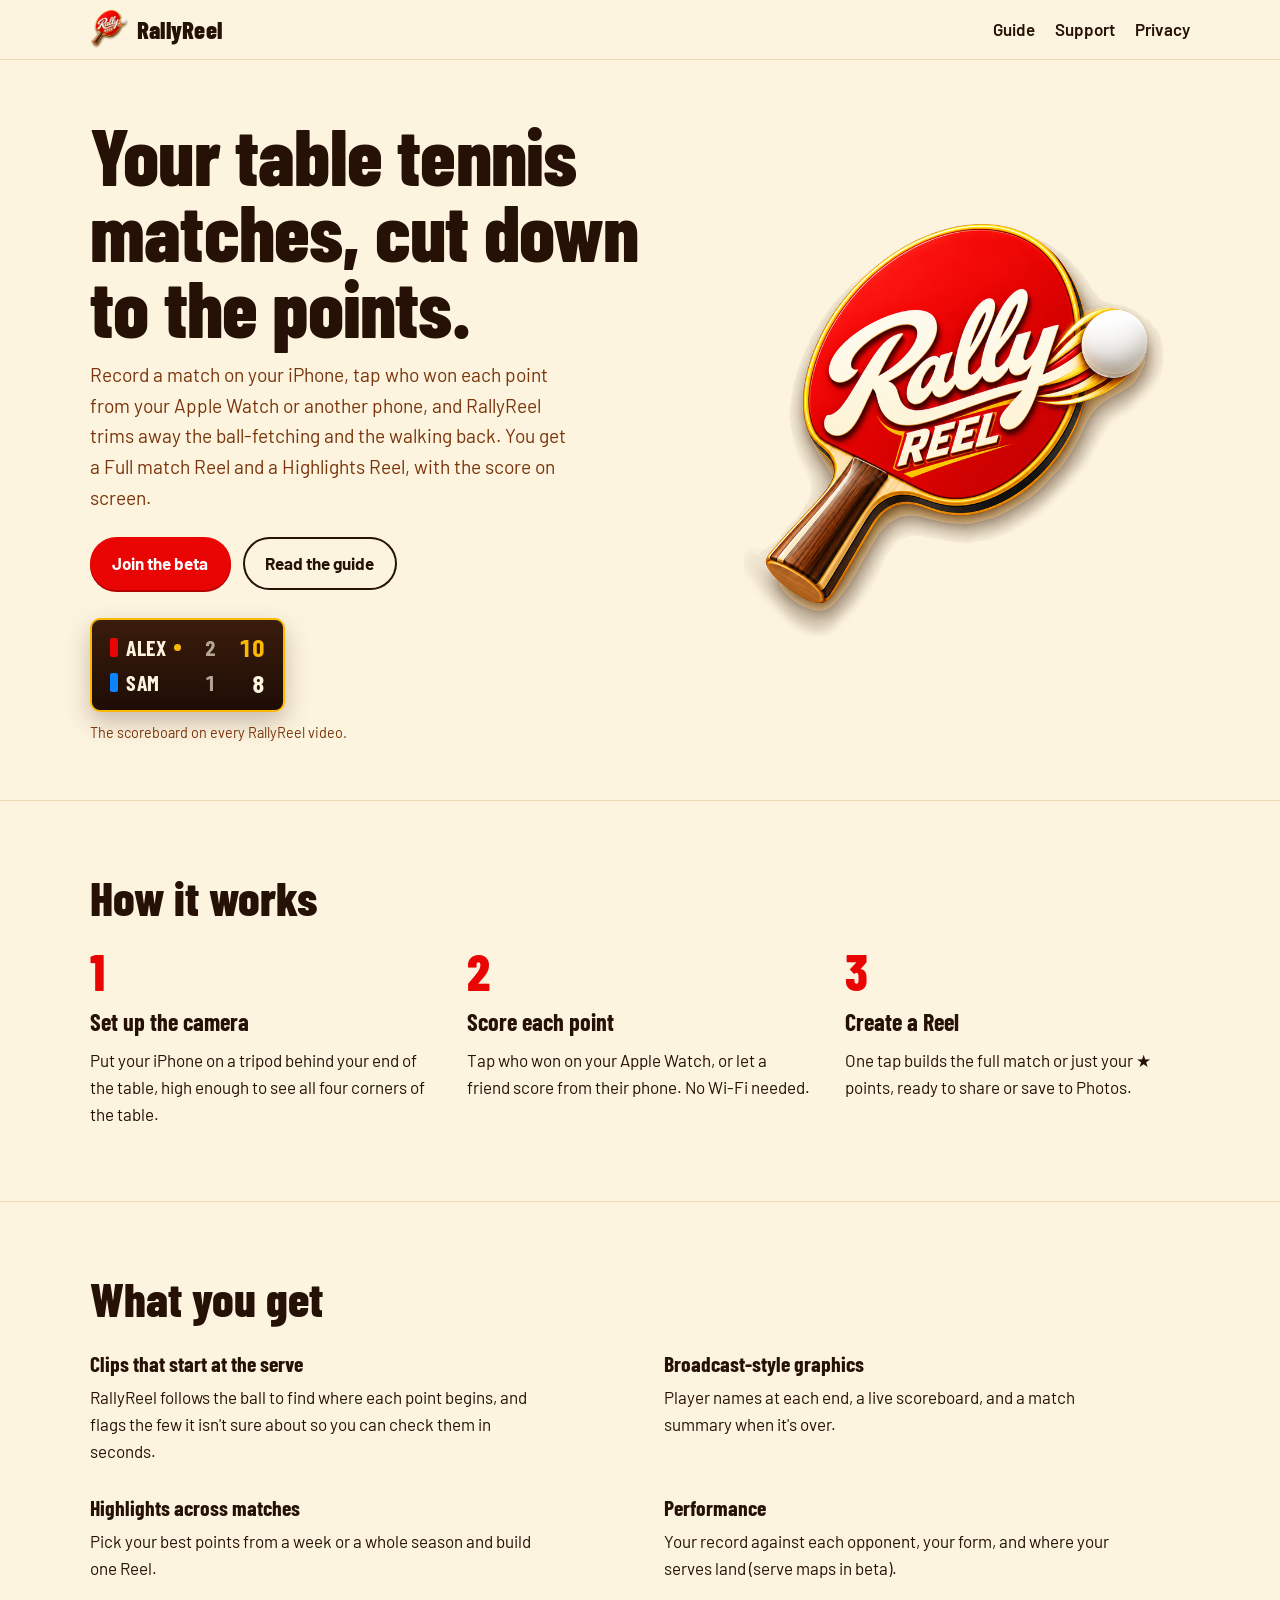
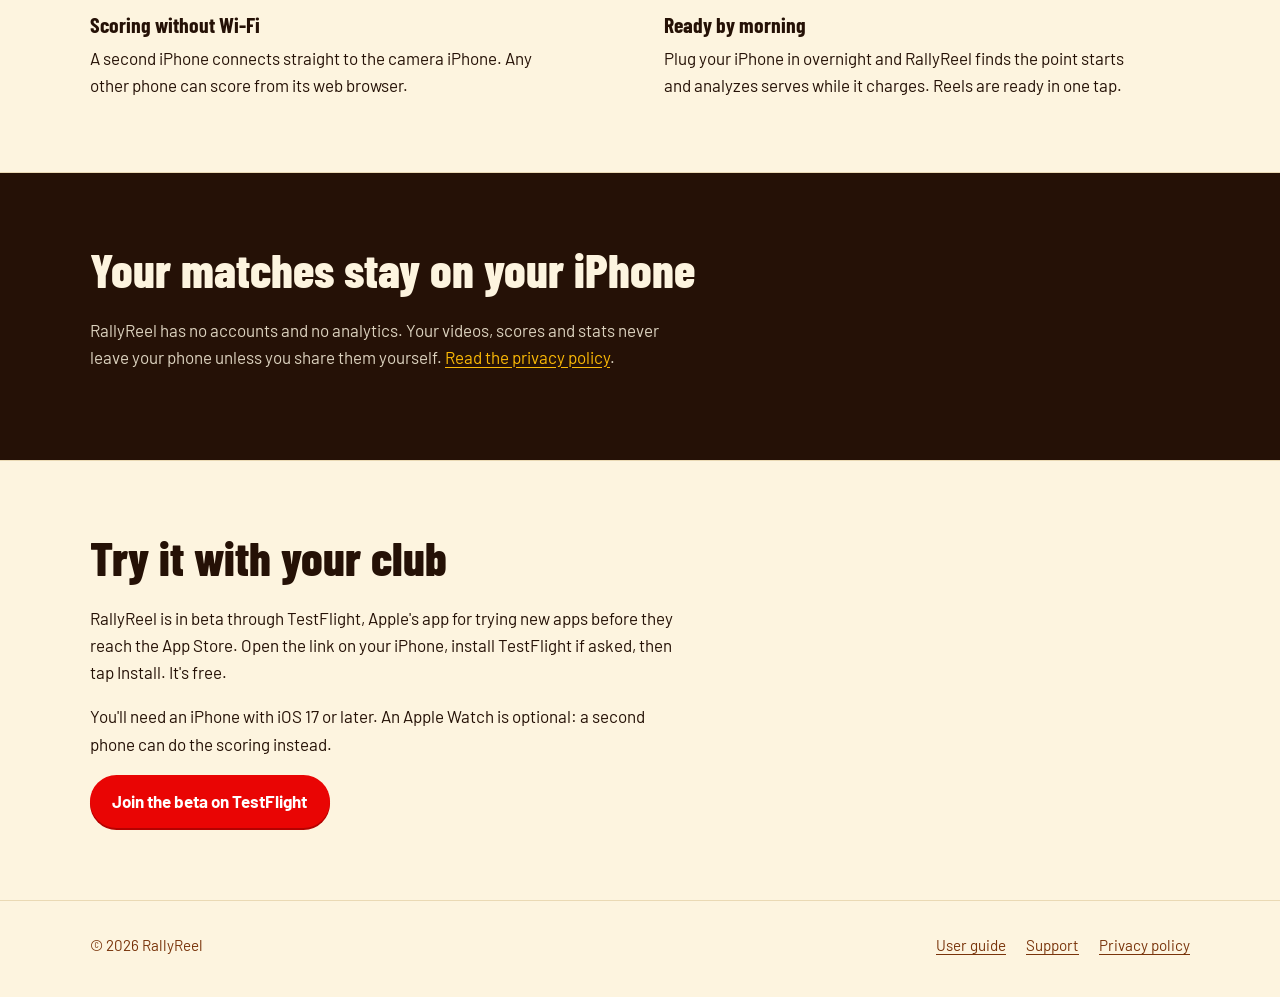
<file: index.html>
<!doctype html>
<html lang="en">
<head>
<meta charset="utf-8">
<meta name="viewport" content="width=device-width, initial-scale=1, viewport-fit=cover">
<title>RallyReel: table tennis matches, cut down to the points</title>
<meta name="description" content="Record table tennis matches on your iPhone, score from your Apple Watch or another phone, and get full match and Highlights Reels with the score on screen.">
<meta property="og:title" content="RallyReel">
<meta property="og:description" content="Table tennis matches, cut down to the points.">
<meta property="og:image" content="https://rallyreel.net/assets/og-image.png">
<meta property="og:url" content="https://rallyreel.net/">
<meta name="twitter:card" content="summary_large_image">
<link rel="icon" href="/assets/favicon-32.png" sizes="32x32">
<link rel="apple-touch-icon" href="/assets/apple-touch-icon.png">
<link rel="preconnect" href="https://fonts.googleapis.com">
<link rel="preconnect" href="https://fonts.gstatic.com" crossorigin>
<link href="https://fonts.googleapis.com/css2?family=Barlow+Condensed:wght@700;800&family=Barlow:wght@400;600;700&display=swap" rel="stylesheet">
<link rel="stylesheet" href="/assets/style.css">
</head>
<body>
<header class="site-header">
  <div class="wrap">
    <a class="brand" href="/"><img src="/assets/rallyreel-logo.png" alt=""><span>RallyReel</span></a>
    <nav class="site-nav" aria-label="Main">
      <a href="/guide/">Guide</a>
      <a href="/support/">Support</a>
      <a class="hide-small" href="/privacy/">Privacy</a>
    </nav>
  </div>
</header>

<main>
  <section class="hero">
    <div class="wrap">
      <div>
        <h1>Your table tennis matches, cut down to the points.</h1>
        <p class="lead">Record a match on your iPhone, tap who won each point from your Apple Watch or another phone, and RallyReel trims away the ball-fetching and the walking back. You get a Full match Reel and a Highlights Reel, with the score on screen.</p>
        <div class="actions">
          <!-- Replace with your TestFlight public link once Beta App Review approves the first build -->
          <a class="button" href="https://testflight.apple.com/join/REPLACE-ME">Join the beta</a>
          <a class="button quiet" href="/guide/">Read the guide</a>
        </div>
        <div class="scoreboard" role="img" aria-label="Example scoreboard: Alex 2 games, 10 points; Sam 1 game, 8 points">
          <span class="player"><span class="chip" style="background:#E90504"></span>Alex<span class="serve on" id="serve-a"></span></span>
          <span class="games">2</span>
          <span class="points" id="pts-a">9</span>
          <span class="player"><span class="chip" style="background:#0A84FF"></span>Sam<span class="serve" id="serve-b"></span></span>
          <span class="games">1</span>
          <span class="points">8</span>
        </div>
        <span class="scoreboard-caption">The scoreboard on every RallyReel video.</span>
      </div>
      <img class="logo" src="/assets/rallyreel-logo.png" alt="RallyReel logo: a red table tennis paddle and a ball">
    </div>
  </section>

  <section class="block" id="how">
    <div class="wrap">
      <h2>How it works</h2>
      <ol class="steps">
        <li>
          <h3>Set up the camera</h3>
          <p>Put your iPhone on a tripod behind your end of the table, high enough to see all four corners of the table.</p>
        </li>
        <li>
          <h3>Score each point</h3>
          <p>Tap who won on your Apple Watch, or let a friend score from their phone. No Wi-Fi needed.</p>
        </li>
        <li>
          <h3>Create a Reel</h3>
          <p>One tap builds the full match or just your ★ points, ready to share or save to Photos.</p>
        </li>
      </ol>
    </div>
  </section>

  <section class="block" id="features">
    <div class="wrap">
      <h2>What you get</h2>
      <div class="features">
        <div><h3>Clips that start at the serve</h3><p>RallyReel follows the ball to find where each point begins, and flags the few it isn't sure about so you can check them in seconds.</p></div>
        <div><h3>Broadcast-style graphics</h3><p>Player names at each end, a live scoreboard, and a match summary when it's over.</p></div>
        <div><h3>Highlights across matches</h3><p>Pick your best points from a week or a whole season and build one Reel.</p></div>
        <div><h3>Performance</h3><p>Your record against each opponent, your form, and where your serves land (serve maps in beta).</p></div>
        <div><h3>Scoring without Wi-Fi</h3><p>A second iPhone connects straight to the camera iPhone. Any other phone can score from its web browser.</p></div>
        <div><h3>Ready by morning</h3><p>Plug your iPhone in overnight and RallyReel finds the point starts and analyzes serves while it charges. Reels are ready in one tap.</p></div>
      </div>
    </div>
  </section>

  <section class="block band" id="privacy">
    <div class="wrap">
      <h2>Your matches stay on your iPhone</h2>
      <p>RallyReel has no accounts and no analytics. Your videos, scores and stats never leave your phone unless you share them yourself. <a href="/privacy/">Read the privacy policy</a>.</p>
    </div>
  </section>

  <section class="block" id="beta">
    <div class="wrap">
      <h2>Try it with your club</h2>
      <p style="max-width:60ch">RallyReel is in beta through TestFlight, Apple's app for trying new apps before they reach the App Store. Open the link on your iPhone, install TestFlight if asked, then tap Install. It's free.</p>
      <p style="max-width:60ch">You'll need an iPhone with iOS 17 or later. An Apple Watch is optional: a second phone can do the scoring instead.</p>
      <a class="button" href="https://testflight.apple.com/join/REPLACE-ME">Join the beta on TestFlight</a>
    </div>
  </section>
</main>

<footer class="site-footer">
  <div class="wrap">
    <span>© 2026 RallyReel</span>
    <nav aria-label="Footer">
      <a href="/guide/">User guide</a>
      <a href="/support/">Support</a>
      <a href="/privacy/">Privacy policy</a>
    </nav>
  </div>
</footer>

<script>
  // One moment: Alex wins the point, like the scoreboard on a reel. Skipped when reduced motion is on.
  (function () {
    var pts = document.getElementById("pts-a");
    if (!pts || window.matchMedia("(prefers-reduced-motion: reduce)").matches) {
      if (pts) { pts.textContent = "10"; pts.classList.add("won"); }
      return;
    }
    setTimeout(function () {
      pts.textContent = "10";
      pts.classList.add("won");
      setTimeout(function () { pts.classList.remove("won"); }, 1500);
    }, 1400);
  })();
</script>
</body>
</html>
</file>
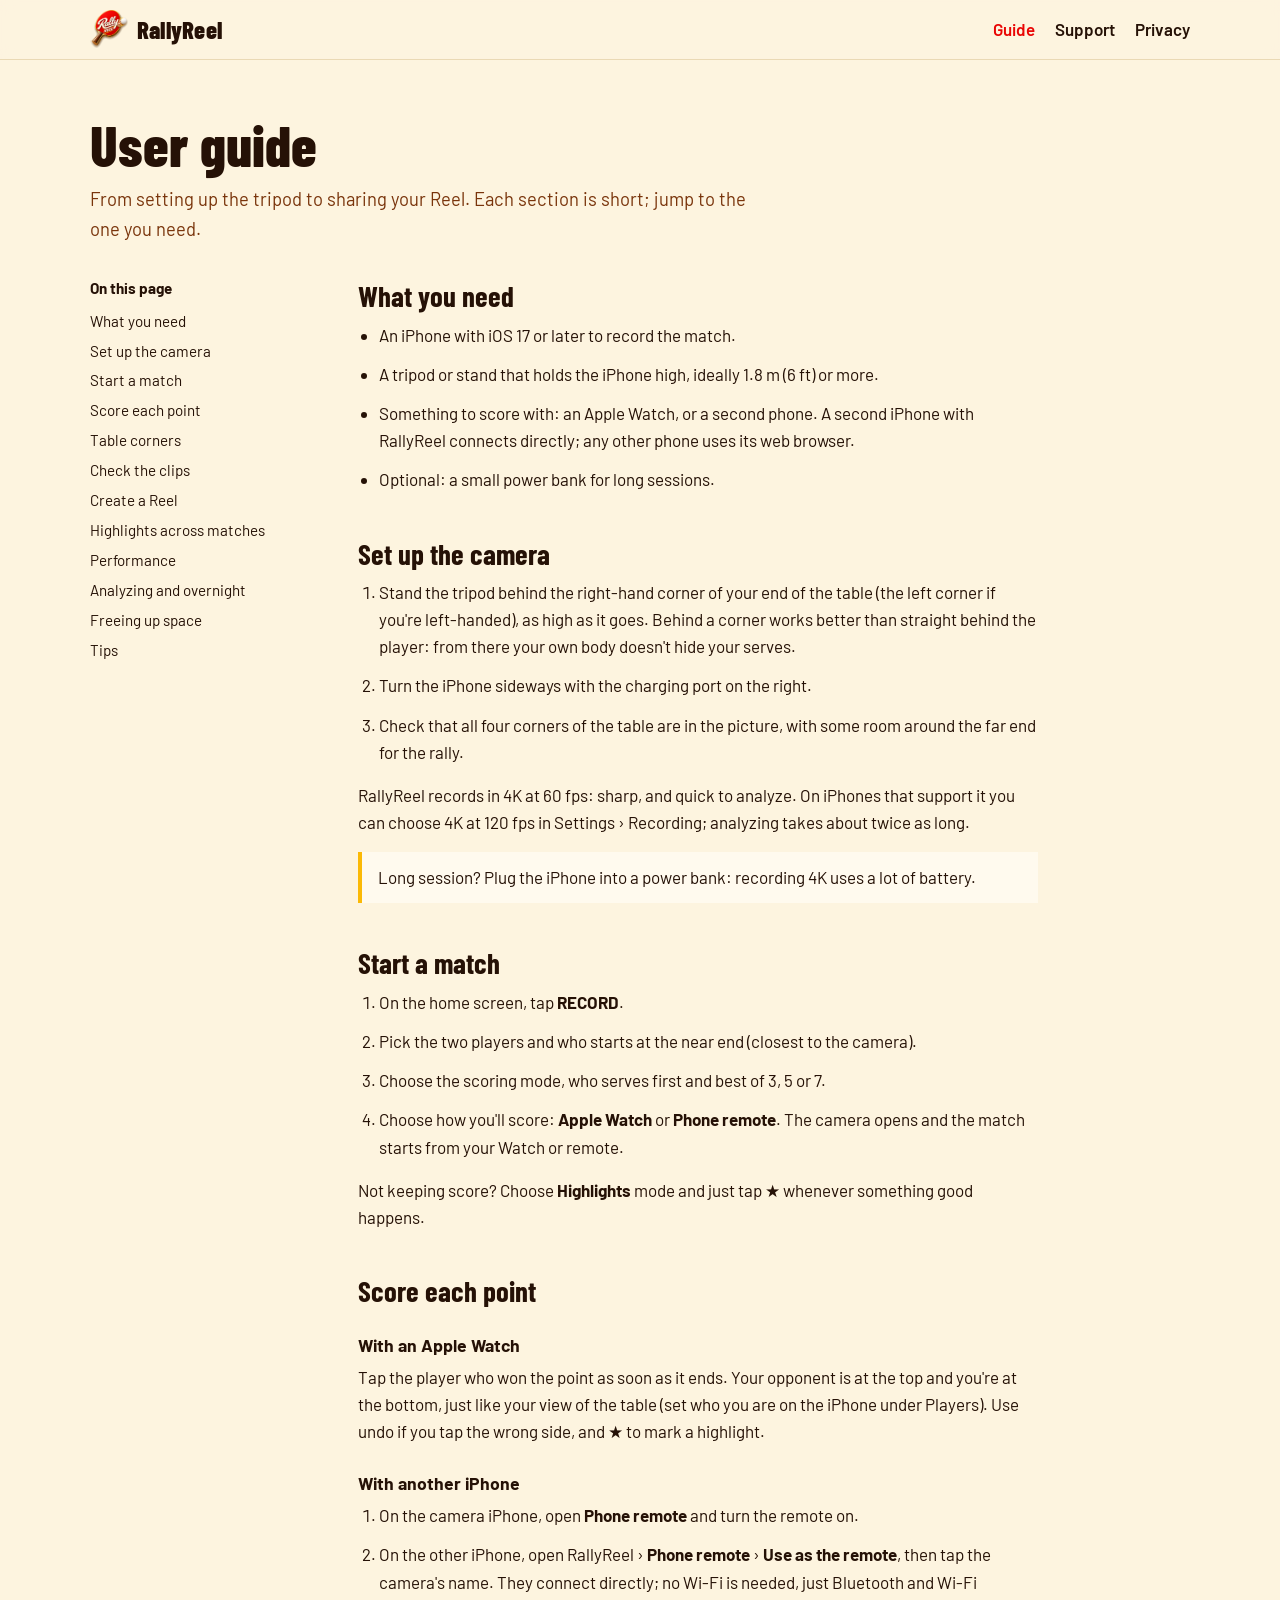
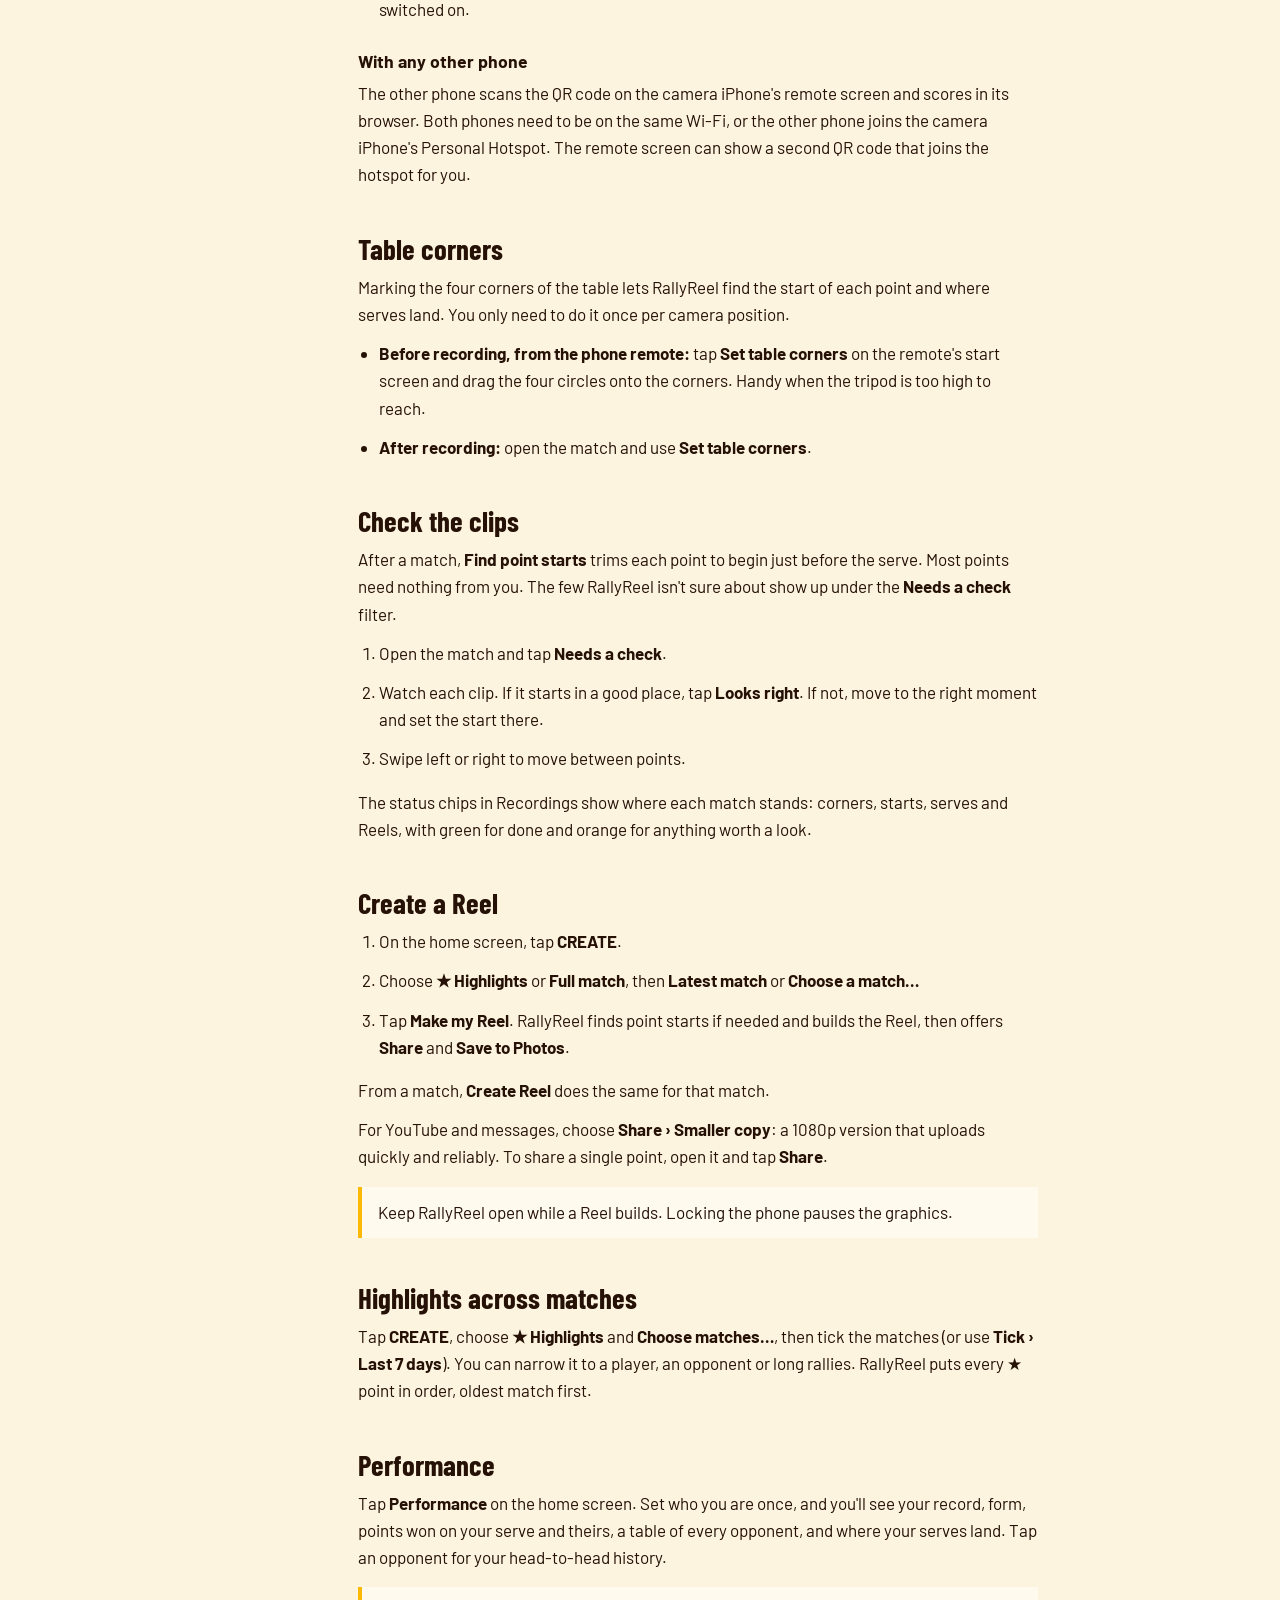
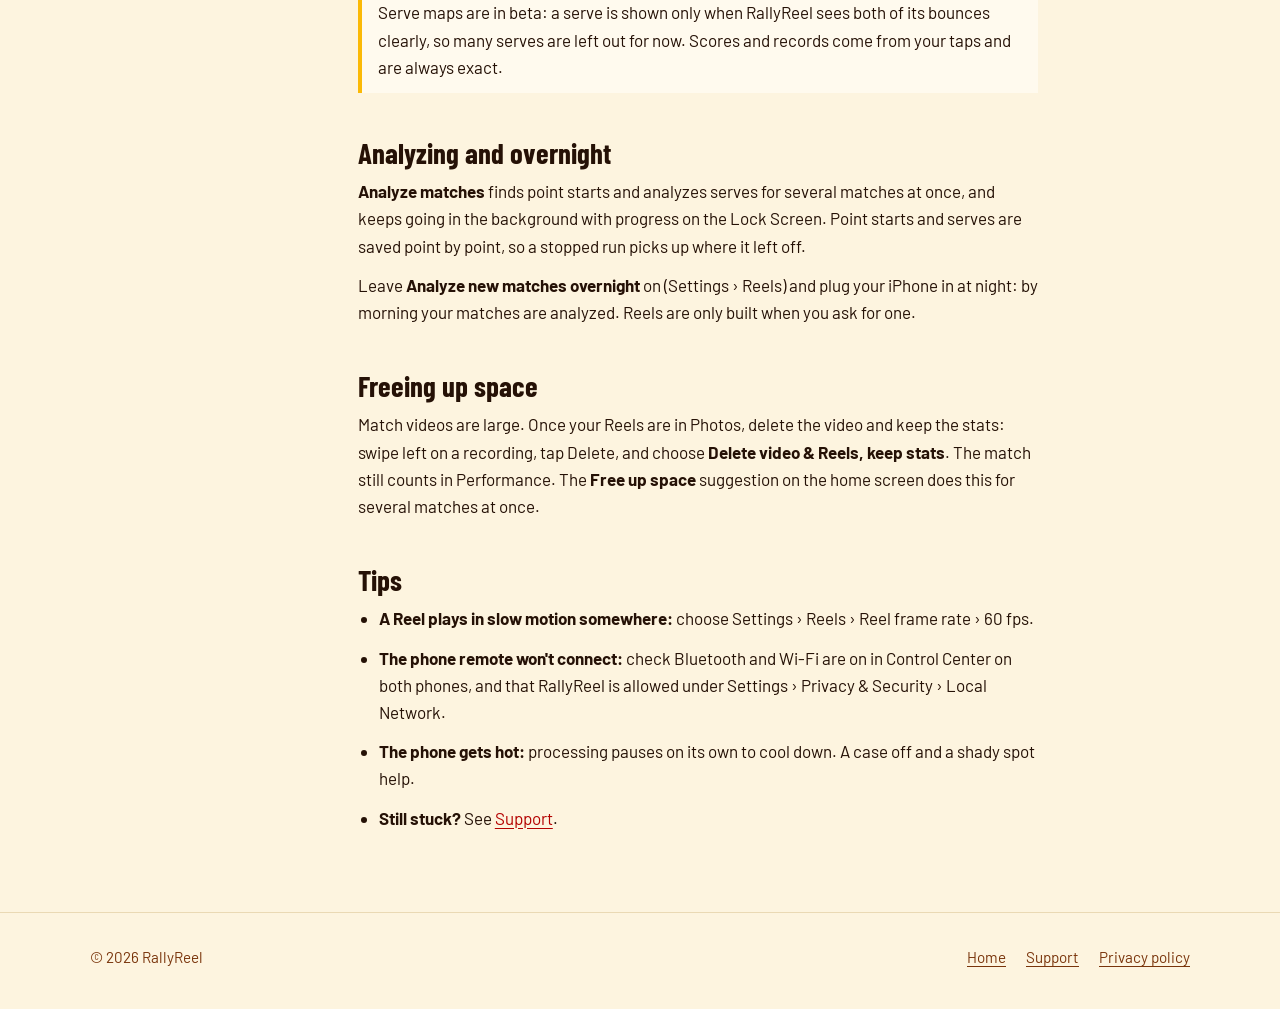
<file: guide/index.html>
<!doctype html>
<html lang="en">
<head>
<meta charset="utf-8">
<meta name="viewport" content="width=device-width, initial-scale=1, viewport-fit=cover">
<title>User guide | RallyReel</title>
<meta name="description" content="How to set up, record, score and make Reels with RallyReel.">
<link rel="icon" href="/assets/favicon-32.png" sizes="32x32">
<link rel="apple-touch-icon" href="/assets/apple-touch-icon.png">
<link rel="preconnect" href="https://fonts.googleapis.com">
<link rel="preconnect" href="https://fonts.gstatic.com" crossorigin>
<link href="https://fonts.googleapis.com/css2?family=Barlow+Condensed:wght@700;800&family=Barlow:wght@400;600;700&display=swap" rel="stylesheet">
<link rel="stylesheet" href="/assets/style.css">
</head>
<body>
<header class="site-header">
  <div class="wrap">
    <a class="brand" href="/"><img src="/assets/rallyreel-logo.png" alt=""><span>RallyReel</span></a>
    <nav class="site-nav" aria-label="Main">
      <a href="/guide/" aria-current="page">Guide</a>
      <a href="/support/">Support</a>
      <a class="hide-small" href="/privacy/">Privacy</a>
    </nav>
  </div>
</header>

<main class="page">
  <div class="wrap">
    <h1>User guide</h1>
    <p class="intro">From setting up the tripod to sharing your Reel. Each section is short; jump to the one you need.</p>
    <div class="layout">
      <nav class="toc" aria-label="On this page">
        <p>On this page</p>
        <ol>
          <li><a href="#need">What you need</a></li>
          <li><a href="#camera">Set up the camera</a></li>
          <li><a href="#start">Start a match</a></li>
          <li><a href="#score">Score each point</a></li>
          <li><a href="#corners">Table corners</a></li>
          <li><a href="#check">Check the clips</a></li>
          <li><a href="#reel">Create a Reel</a></li>
          <li><a href="#season">Highlights across matches</a></li>
          <li><a href="#stats">Performance</a></li>
          <li><a href="#process">Analyzing and overnight</a></li>
          <li><a href="#space">Freeing up space</a></li>
          <li><a href="#tips">Tips</a></li>
        </ol>
      </nav>

      <div class="prose">
        <h2 id="need">What you need</h2>
        <ul>
          <li>An iPhone with iOS 17 or later to record the match.</li>
          <li>A tripod or stand that holds the iPhone high, ideally 1.8 m (6 ft) or more.</li>
          <li>Something to score with: an Apple Watch, or a second phone. A second iPhone with RallyReel connects directly; any other phone uses its web browser.</li>
          <li>Optional: a small power bank for long sessions.</li>
        </ul>

        <h2 id="camera">Set up the camera</h2>
        <ol>
          <li>Stand the tripod behind the right-hand corner of your end of the table (the left corner if you're left-handed), as high as it goes. Behind a corner works better than straight behind the player: from there your own body doesn't hide your serves.</li>
          <li>Turn the iPhone sideways with the charging port on the right.</li>
          <li>Check that all four corners of the table are in the picture, with some room around the far end for the rally.</li>
        </ol>
        <p>RallyReel records in 4K at 60 fps: sharp, and quick to analyze. On iPhones that support it you can choose 4K at 120 fps in Settings › Recording; analyzing takes about twice as long.</p>
        <p class="note">Long session? Plug the iPhone into a power bank: recording 4K uses a lot of battery.</p>

        <h2 id="start">Start a match</h2>
        <ol>
          <li>On the home screen, tap <strong>RECORD</strong>.</li>
          <li>Pick the two players and who starts at the near end (closest to the camera).</li>
          <li>Choose the scoring mode, who serves first and best of 3, 5 or 7.</li>
          <li>Choose how you'll score: <strong>Apple Watch</strong> or <strong>Phone remote</strong>. The camera opens and the match starts from your Watch or remote.</li>
        </ol>
        <p>Not keeping score? Choose <strong>Highlights</strong> mode and just tap ★ whenever something good happens.</p>

        <h2 id="score">Score each point</h2>
        <h3>With an Apple Watch</h3>
        <p>Tap the player who won the point as soon as it ends. Your opponent is at the top and you're at the bottom, just like your view of the table (set who you are on the iPhone under Players). Use undo if you tap the wrong side, and ★ to mark a highlight.</p>
        <h3>With another iPhone</h3>
        <ol>
          <li>On the camera iPhone, open <strong>Phone remote</strong> and turn the remote on.</li>
          <li>On the other iPhone, open RallyReel › <strong>Phone remote</strong> › <strong>Use as the remote</strong>, then tap the camera's name. They connect directly; no Wi-Fi is needed, just Bluetooth and Wi-Fi switched on.</li>
        </ol>
        <h3>With any other phone</h3>
        <p>The other phone scans the QR code on the camera iPhone's remote screen and scores in its browser. Both phones need to be on the same Wi-Fi, or the other phone joins the camera iPhone's Personal Hotspot. The remote screen can show a second QR code that joins the hotspot for you.</p>

        <h2 id="corners">Table corners</h2>
        <p>Marking the four corners of the table lets RallyReel find the start of each point and where serves land. You only need to do it once per camera position.</p>
        <ul>
          <li><strong>Before recording, from the phone remote:</strong> tap <strong>Set table corners</strong> on the remote's start screen and drag the four circles onto the corners. Handy when the tripod is too high to reach.</li>
          <li><strong>After recording:</strong> open the match and use <strong>Set table corners</strong>.</li>
        </ul>

        <h2 id="check">Check the clips</h2>
        <p>After a match, <strong>Find point starts</strong> trims each point to begin just before the serve. Most points need nothing from you. The few RallyReel isn't sure about show up under the <strong>Needs a check</strong> filter.</p>
        <ol>
          <li>Open the match and tap <strong>Needs a check</strong>.</li>
          <li>Watch each clip. If it starts in a good place, tap <strong>Looks right</strong>. If not, move to the right moment and set the start there.</li>
          <li>Swipe left or right to move between points.</li>
        </ol>
        <p>The status chips in Recordings show where each match stands: corners, starts, serves and Reels, with green for done and orange for anything worth a look.</p>

        <h2 id="reel">Create a Reel</h2>
        <ol>
          <li>On the home screen, tap <strong>CREATE</strong>.</li>
          <li>Choose <strong>★ Highlights</strong> or <strong>Full match</strong>, then <strong>Latest match</strong> or <strong>Choose a match…</strong></li>
          <li>Tap <strong>Make my Reel</strong>. RallyReel finds point starts if needed and builds the Reel, then offers <strong>Share</strong> and <strong>Save to Photos</strong>.</li>
        </ol>
        <p>From a match, <strong>Create Reel</strong> does the same for that match.</p>
        <p>For YouTube and messages, choose <strong>Share › Smaller copy</strong>: a 1080p version that uploads quickly and reliably. To share a single point, open it and tap <strong>Share</strong>.</p>
        <p class="note">Keep RallyReel open while a Reel builds. Locking the phone pauses the graphics.</p>

        <h2 id="season">Highlights across matches</h2>
        <p>Tap <strong>CREATE</strong>, choose <strong>★ Highlights</strong> and <strong>Choose matches…</strong>, then tick the matches (or use <strong>Tick › Last 7 days</strong>). You can narrow it to a player, an opponent or long rallies. RallyReel puts every ★ point in order, oldest match first.</p>

        <h2 id="stats">Performance</h2>
        <p>Tap <strong>Performance</strong> on the home screen. Set who you are once, and you'll see your record, form, points won on your serve and theirs, a table of every opponent, and where your serves land. Tap an opponent for your head-to-head history.</p>
        <p class="note">Serve maps are in beta: a serve is shown only when RallyReel sees both of its bounces clearly, so many serves are left out for now. Scores and records come from your taps and are always exact.</p>

        <h2 id="process">Analyzing and overnight</h2>
        <p><strong>Analyze matches</strong> finds point starts and analyzes serves for several matches at once, and keeps going in the background with progress on the Lock Screen. Point starts and serves are saved point by point, so a stopped run picks up where it left off.</p>
        <p>Leave <strong>Analyze new matches overnight</strong> on (Settings › Reels) and plug your iPhone in at night: by morning your matches are analyzed. Reels are only built when you ask for one.</p>

        <h2 id="space">Freeing up space</h2>
        <p>Match videos are large. Once your Reels are in Photos, delete the video and keep the stats: swipe left on a recording, tap Delete, and choose <strong>Delete video &amp; Reels, keep stats</strong>. The match still counts in Performance. The <strong>Free up space</strong> suggestion on the home screen does this for several matches at once.</p>

        <h2 id="tips">Tips</h2>
        <ul>
          <li><strong>A Reel plays in slow motion somewhere:</strong> choose Settings › Reels › Reel frame rate › 60 fps.</li>
          <li><strong>The phone remote won't connect:</strong> check Bluetooth and Wi-Fi are on in Control Center on both phones, and that RallyReel is allowed under Settings › Privacy &amp; Security › Local Network.</li>
          <li><strong>The phone gets hot:</strong> processing pauses on its own to cool down. A case off and a shady spot help.</li>
          <li><strong>Still stuck?</strong> See <a href="/support/">Support</a>.</li>
        </ul>
      </div>
    </div>
  </div>
</main>

<footer class="site-footer">
  <div class="wrap">
    <span>© 2026 RallyReel</span>
    <nav aria-label="Footer">
      <a href="/">Home</a>
      <a href="/support/">Support</a>
      <a href="/privacy/">Privacy policy</a>
    </nav>
  </div>
</footer>
</body>
</html>
</file>
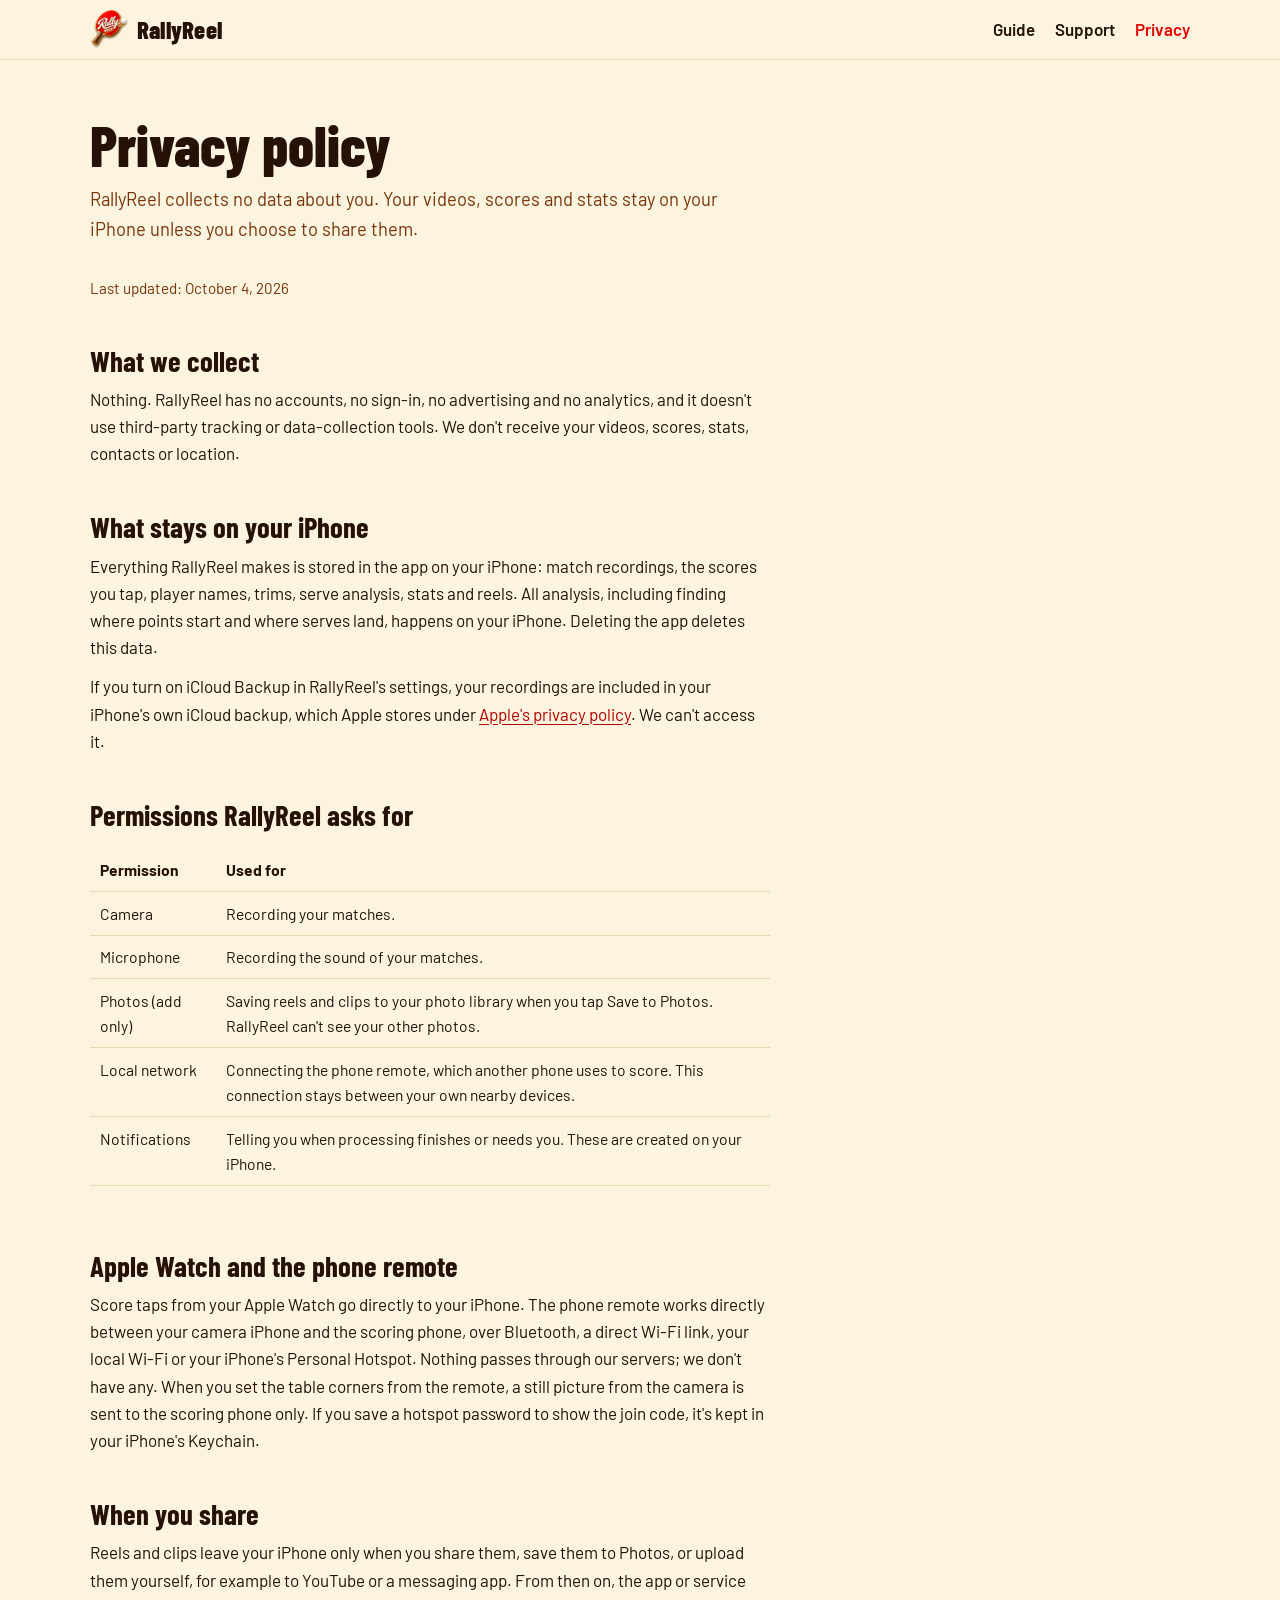
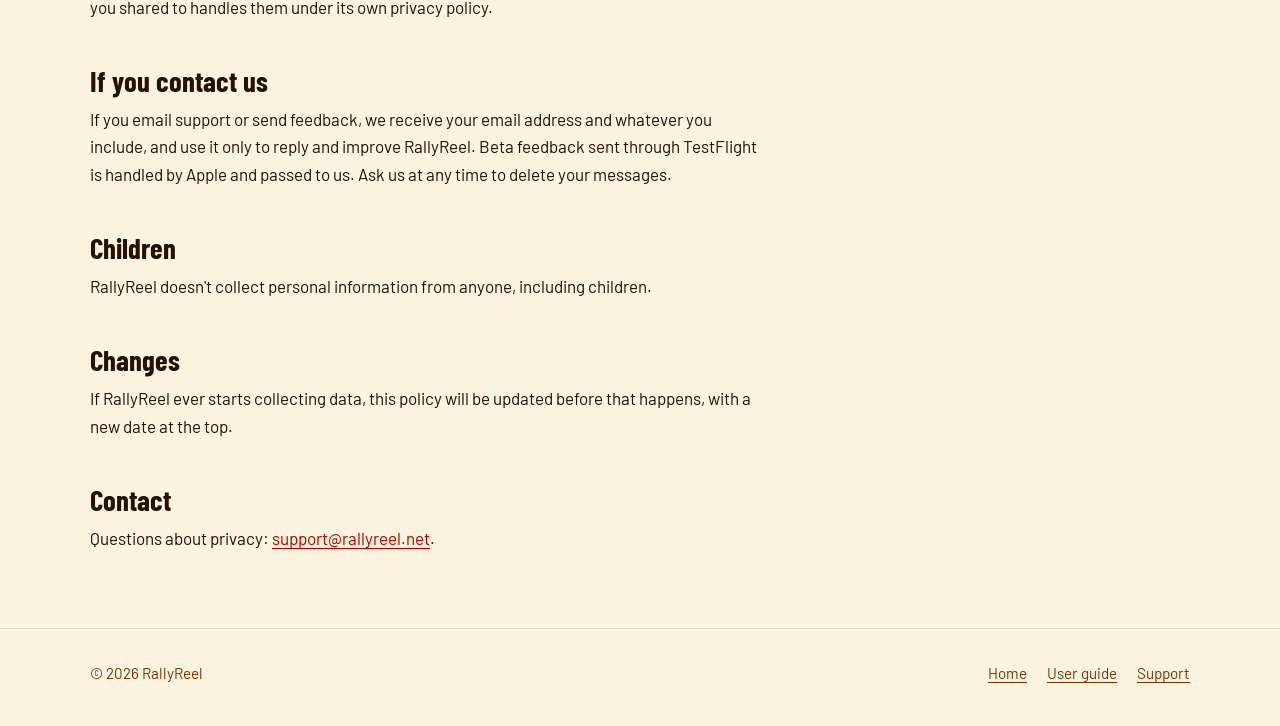
<file: privacy/index.html>
<!doctype html>
<html lang="en">
<head>
<meta charset="utf-8">
<meta name="viewport" content="width=device-width, initial-scale=1, viewport-fit=cover">
<title>Privacy policy | RallyReel</title>
<meta name="description" content="RallyReel collects no data. Your matches stay on your iPhone.">
<link rel="icon" href="/assets/favicon-32.png" sizes="32x32">
<link rel="apple-touch-icon" href="/assets/apple-touch-icon.png">
<link rel="preconnect" href="https://fonts.googleapis.com">
<link rel="preconnect" href="https://fonts.gstatic.com" crossorigin>
<link href="https://fonts.googleapis.com/css2?family=Barlow+Condensed:wght@700;800&family=Barlow:wght@400;600;700&display=swap" rel="stylesheet">
<link rel="stylesheet" href="/assets/style.css">
</head>
<body>
<header class="site-header">
  <div class="wrap">
    <a class="brand" href="/"><img src="/assets/rallyreel-logo.png" alt=""><span>RallyReel</span></a>
    <nav class="site-nav" aria-label="Main">
      <a href="/guide/">Guide</a>
      <a href="/support/">Support</a>
      <a class="hide-small" href="/privacy/" aria-current="page">Privacy</a>
    </nav>
  </div>
</header>

<main class="page">
  <div class="wrap">
    <h1>Privacy policy</h1>
    <p class="intro">RallyReel collects no data about you. Your videos, scores and stats stay on your iPhone unless you choose to share them.</p>
    <div class="prose">
      <p class="updated">Last updated: October 4, 2026</p>

      <h2>What we collect</h2>
      <p>Nothing. RallyReel has no accounts, no sign-in, no advertising and no analytics, and it doesn't use third-party tracking or data-collection tools. We don't receive your videos, scores, stats, contacts or location.</p>

      <h2>What stays on your iPhone</h2>
      <p>Everything RallyReel makes is stored in the app on your iPhone: match recordings, the scores you tap, player names, trims, serve analysis, stats and reels. All analysis, including finding where points start and where serves land, happens on your iPhone. Deleting the app deletes this data.</p>
      <p>If you turn on iCloud Backup in RallyReel's settings, your recordings are included in your iPhone's own iCloud backup, which Apple stores under <a href="https://www.apple.com/legal/privacy/">Apple's privacy policy</a>. We can't access it.</p>

      <h2>Permissions RallyReel asks for</h2>
      <div class="table-scroll">
        <table>
          <thead><tr><th>Permission</th><th>Used for</th></tr></thead>
          <tbody>
            <tr><td>Camera</td><td>Recording your matches.</td></tr>
            <tr><td>Microphone</td><td>Recording the sound of your matches.</td></tr>
            <tr><td>Photos (add only)</td><td>Saving reels and clips to your photo library when you tap Save to Photos. RallyReel can't see your other photos.</td></tr>
            <tr><td>Local network</td><td>Connecting the phone remote, which another phone uses to score. This connection stays between your own nearby devices.</td></tr>
            <tr><td>Notifications</td><td>Telling you when processing finishes or needs you. These are created on your iPhone.</td></tr>
          </tbody>
        </table>
      </div>

      <h2>Apple Watch and the phone remote</h2>
      <p>Score taps from your Apple Watch go directly to your iPhone. The phone remote works directly between your camera iPhone and the scoring phone, over Bluetooth, a direct Wi-Fi link, your local Wi-Fi or your iPhone's Personal Hotspot. Nothing passes through our servers; we don't have any. When you set the table corners from the remote, a still picture from the camera is sent to the scoring phone only. If you save a hotspot password to show the join code, it's kept in your iPhone's Keychain.</p>

      <h2>When you share</h2>
      <p>Reels and clips leave your iPhone only when you share them, save them to Photos, or upload them yourself, for example to YouTube or a messaging app. From then on, the app or service you shared to handles them under its own privacy policy.</p>

      <h2>If you contact us</h2>
      <p>If you email support or send feedback, we receive your email address and whatever you include, and use it only to reply and improve RallyReel. Beta feedback sent through TestFlight is handled by Apple and passed to us. Ask us at any time to delete your messages.</p>

      <h2>Children</h2>
      <p>RallyReel doesn't collect personal information from anyone, including children.</p>

      <h2>Changes</h2>
      <p>If RallyReel ever starts collecting data, this policy will be updated before that happens, with a new date at the top.</p>

      <h2>Contact</h2>
      <p>Questions about privacy: <a href="mailto:support@rallyreel.net">support@rallyreel.net</a>.</p>
    </div>
  </div>
</main>

<footer class="site-footer">
  <div class="wrap">
    <span>© 2026 RallyReel</span>
    <nav aria-label="Footer">
      <a href="/">Home</a>
      <a href="/guide/">User guide</a>
      <a href="/support/">Support</a>
    </nav>
  </div>
</footer>
</body>
</html>
</file>
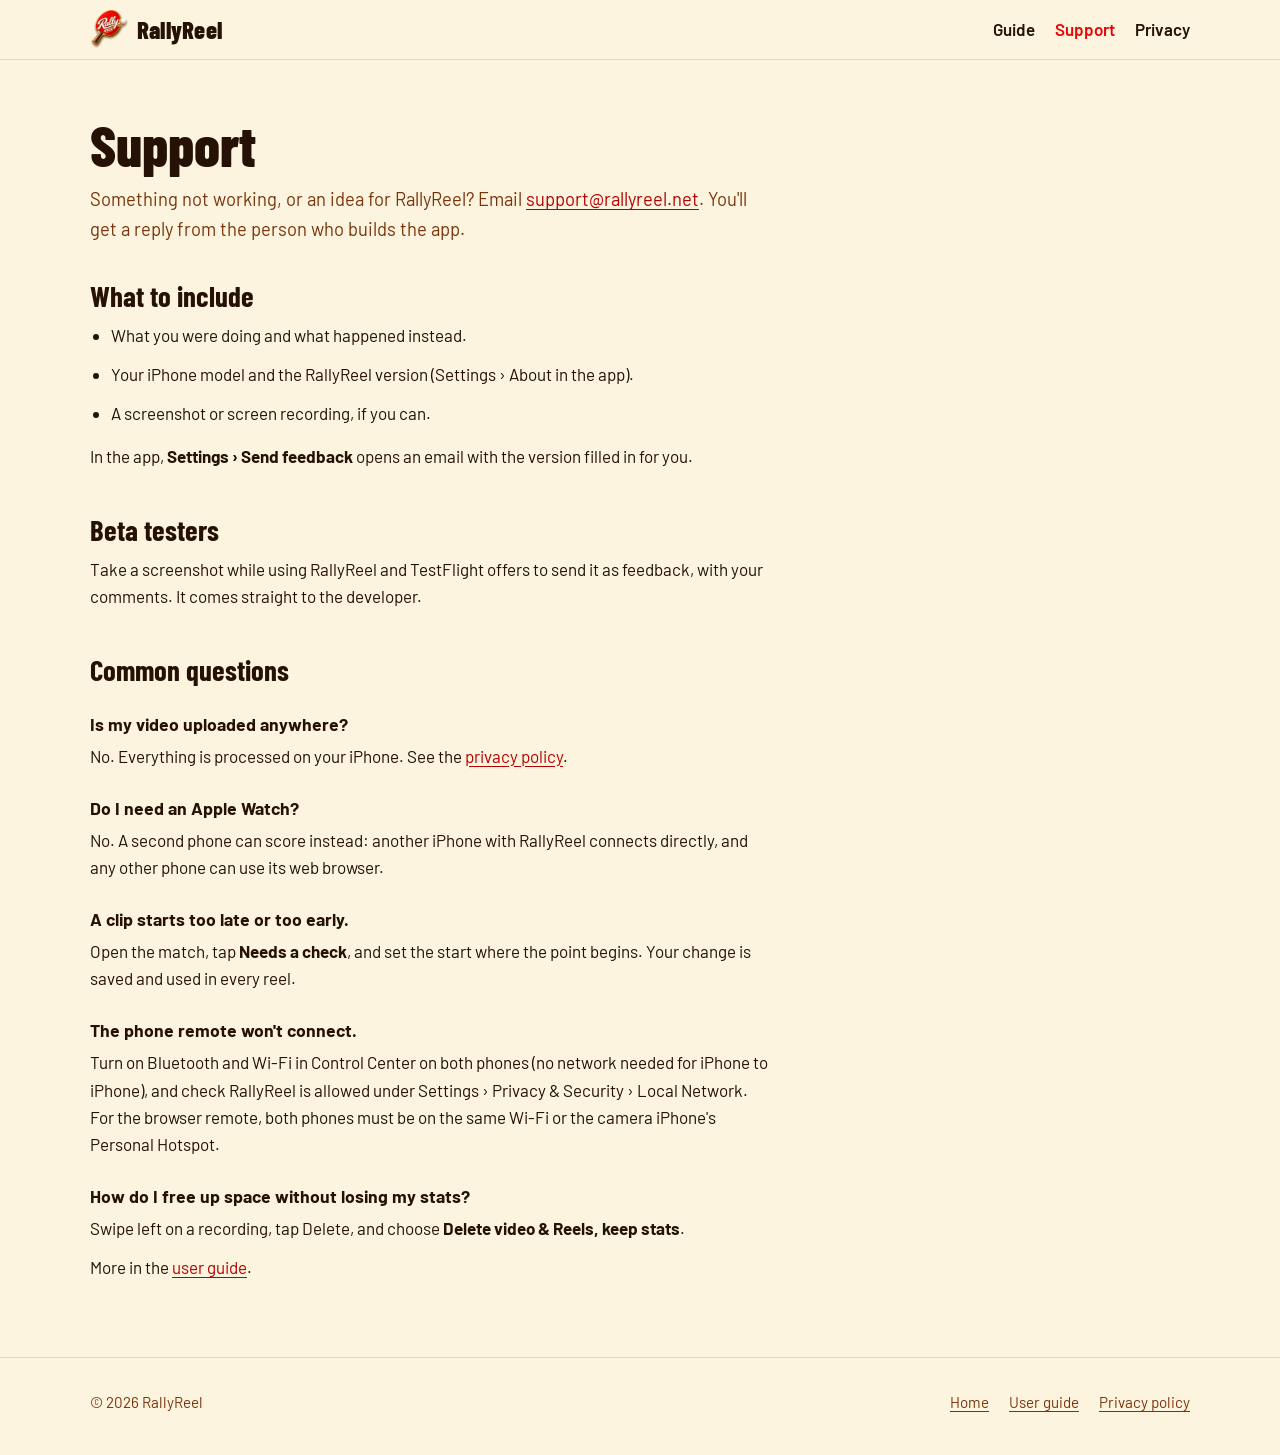
<file: support/index.html>
<!doctype html>
<html lang="en">
<head>
<meta charset="utf-8">
<meta name="viewport" content="width=device-width, initial-scale=1, viewport-fit=cover">
<title>Support | RallyReel</title>
<meta name="description" content="Get help with RallyReel.">
<link rel="icon" href="/assets/favicon-32.png" sizes="32x32">
<link rel="apple-touch-icon" href="/assets/apple-touch-icon.png">
<link rel="preconnect" href="https://fonts.googleapis.com">
<link rel="preconnect" href="https://fonts.gstatic.com" crossorigin>
<link href="https://fonts.googleapis.com/css2?family=Barlow+Condensed:wght@700;800&family=Barlow:wght@400;600;700&display=swap" rel="stylesheet">
<link rel="stylesheet" href="/assets/style.css">
</head>
<body>
<header class="site-header">
  <div class="wrap">
    <a class="brand" href="/"><img src="/assets/rallyreel-logo.png" alt=""><span>RallyReel</span></a>
    <nav class="site-nav" aria-label="Main">
      <a href="/guide/">Guide</a>
      <a href="/support/" aria-current="page">Support</a>
      <a class="hide-small" href="/privacy/">Privacy</a>
    </nav>
  </div>
</header>

<main class="page">
  <div class="wrap">
    <h1>Support</h1>
    <p class="intro">Something not working, or an idea for RallyReel? Email <a href="mailto:support@rallyreel.net">support@rallyreel.net</a>. You'll get a reply from the person who builds the app.</p>
    <div class="prose">
      <h2>What to include</h2>
      <ul>
        <li>What you were doing and what happened instead.</li>
        <li>Your iPhone model and the RallyReel version (Settings › About in the app).</li>
        <li>A screenshot or screen recording, if you can.</li>
      </ul>
      <p>In the app, <strong>Settings › Send feedback</strong> opens an email with the version filled in for you.</p>

      <h2>Beta testers</h2>
      <p>Take a screenshot while using RallyReel and TestFlight offers to send it as feedback, with your comments. It comes straight to the developer.</p>

      <h2>Common questions</h2>
      <h3>Is my video uploaded anywhere?</h3>
      <p>No. Everything is processed on your iPhone. See the <a href="/privacy/">privacy policy</a>.</p>
      <h3>Do I need an Apple Watch?</h3>
      <p>No. A second phone can score instead: another iPhone with RallyReel connects directly, and any other phone can use its web browser.</p>
      <h3>A clip starts too late or too early.</h3>
      <p>Open the match, tap <strong>Needs a check</strong>, and set the start where the point begins. Your change is saved and used in every reel.</p>
      <h3>The phone remote won't connect.</h3>
      <p>Turn on Bluetooth and Wi-Fi in Control Center on both phones (no network needed for iPhone to iPhone), and check RallyReel is allowed under Settings › Privacy &amp; Security › Local Network. For the browser remote, both phones must be on the same Wi-Fi or the camera iPhone's Personal Hotspot.</p>
      <h3>How do I free up space without losing my stats?</h3>
      <p>Swipe left on a recording, tap Delete, and choose <strong>Delete video &amp; Reels, keep stats</strong>.</p>
      <p>More in the <a href="/guide/">user guide</a>.</p>
    </div>
  </div>
</main>

<footer class="site-footer">
  <div class="wrap">
    <span>© 2026 RallyReel</span>
    <nav aria-label="Footer">
      <a href="/">Home</a>
      <a href="/guide/">User guide</a>
      <a href="/privacy/">Privacy policy</a>
    </nav>
  </div>
</footer>
</body>
</html>
</file>
<file: assets/style.css>
/* RallyReel — colours from the logo */
:root {
  --cream: #FDF4DF;
  --paper: #FFFAEE;
  --ink: #251106;
  --walnut: #79340B;
  --red: #E90504;
  --deep-red: #B40201;
  --gold: #FBB906;
  --line: #EAD9B4;
  --display: "Barlow Condensed", "Arial Narrow", "Helvetica Neue", sans-serif;
  --body: "Barlow", "Helvetica Neue", Arial, sans-serif;
  --measure: 68ch;
}

*, *::before, *::after { box-sizing: border-box; }
:root { padding-top: env(safe-area-inset-top, 0px); padding-bottom: env(safe-area-inset-bottom, 0px); }
html { scroll-padding-top: calc(env(safe-area-inset-top, 0px) + 72px); }
body {
  margin: 0;
  background: var(--cream);
  color: var(--ink);
  font-family: var(--body);
  font-size: 1.0625rem;
  line-height: 1.6;
  -webkit-text-size-adjust: 100%;
}
img { max-width: 100%; height: auto; }
a { color: var(--deep-red); text-underline-offset: 0.18em; }
a:hover { color: var(--red); }
:focus-visible { outline: 3px solid var(--gold); outline-offset: 3px; border-radius: 4px; }

/* Header */
.site-header {
  position: sticky; top: env(safe-area-inset-top, 0px); z-index: 10;
  background: color-mix(in srgb, var(--cream) 92%, transparent);
  backdrop-filter: blur(8px);
  border-bottom: 1px solid var(--line);
}
.site-header .wrap { display: flex; align-items: center; justify-content: space-between; gap: 1rem; padding-block: 0.6rem; }
.brand { display: flex; align-items: center; gap: 0.55rem; text-decoration: none; color: var(--ink); }
.brand img { width: 38px; height: 38px; }
.brand span { font-family: var(--display); font-weight: 800; font-size: 1.55rem; letter-spacing: 0.01em; }
.site-nav { display: flex; gap: 1.25rem; flex-wrap: wrap; }
.site-nav a { color: var(--ink); text-decoration: none; font-weight: 600; }
.site-nav a[aria-current="page"], .site-nav a:hover { color: var(--red); }

.wrap { width: min(1100px, 100% - 2.5rem); margin-inline: auto; }

/* Buttons */
.button {
  display: inline-block; padding: 0.8rem 1.4rem; border-radius: 999px;
  background: var(--red); color: #fff; font-weight: 700; text-decoration: none;
  box-shadow: 0 2px 0 var(--deep-red);
}
.button:hover { background: var(--deep-red); color: #fff; }
.button.quiet { background: transparent; color: var(--ink); box-shadow: inset 0 0 0 2px var(--ink); }
.button.quiet:hover { background: var(--ink); color: var(--cream); }

/* Hero */
.hero { padding: clamp(2rem, 5vw, 3.5rem) 0 clamp(2rem, 5vw, 3.5rem); }
.hero .wrap { display: grid; grid-template-columns: 1.1fr 0.9fr; gap: clamp(1.5rem, 4vw, 3.5rem); align-items: center; }
.hero h1 {
  font-family: var(--display); font-weight: 800; line-height: 0.95;
  font-size: clamp(2.8rem, 7vw, 5rem); margin: 0 0 1rem; letter-spacing: -0.01em;
}
.hero p.lead { font-size: 1.2rem; max-width: 44ch; margin: 0 0 1.5rem; color: var(--walnut); }
.hero .actions { display: flex; gap: 0.75rem; flex-wrap: wrap; }
.hero .logo { justify-self: center; width: min(420px, 100%); }   /* the image has its own soft shadow */

/* The scoreboard: the same look as the graphics on a RallyReel video */
.scoreboard {
  margin-top: 1.75rem; display: inline-grid; grid-template-columns: auto auto auto; column-gap: 1.1rem; row-gap: 0.2rem;
  align-items: center; padding: 0.7rem 1.1rem; border-radius: 10px;
  background: linear-gradient(#3A1C0C, #1E0D05); border: 2px solid var(--gold);
  color: var(--cream); font-family: var(--display); font-weight: 700; font-size: 1.35rem; line-height: 1.25;
  font-variant-numeric: tabular-nums; box-shadow: 0 10px 24px rgba(37, 17, 6, 0.25);
}
.scoreboard .player { display: flex; align-items: center; gap: 0.5rem; text-transform: uppercase; letter-spacing: 0.02em; }
.scoreboard .chip { width: 0.55rem; height: 1.15rem; border-radius: 2px; }
.scoreboard .serve { width: 0.45rem; height: 0.45rem; border-radius: 50%; background: var(--gold); visibility: hidden; }
.scoreboard .serve.on { visibility: visible; }
.scoreboard .games { color: rgba(253, 244, 223, 0.65); text-align: center; min-width: 1.4rem; }
.scoreboard .points { min-width: 2.2ch; text-align: right; font-size: 1.6rem; }
.scoreboard .points.won { color: var(--gold); }
.scoreboard-caption { display: block; margin-top: 0.6rem; font-size: 0.9rem; color: var(--walnut); }

/* Sections */
section.block { padding: clamp(2.5rem, 6vw, 4.5rem) 0; border-top: 1px solid var(--line); }
section.block h2 {
  font-family: var(--display); font-weight: 800; font-size: clamp(2rem, 4.5vw, 3rem); line-height: 1;
  margin: 0 0 1.5rem;
}
.steps { list-style: none; padding: 0; margin: 0; display: grid; grid-template-columns: repeat(3, 1fr); gap: 2rem; counter-reset: step; }
.steps li { counter-increment: step; }
.steps li::before {
  content: counter(step); display: block; font-family: var(--display); font-weight: 800; font-size: 3.2rem;
  line-height: 1; color: var(--red); margin-bottom: 0.4rem;
}
.steps h3 { font-family: var(--display); font-weight: 700; font-size: 1.5rem; margin: 0 0 0.35rem; }
.steps p { margin: 0; }

.features { display: grid; grid-template-columns: repeat(2, minmax(0, 1fr)); gap: 1.5rem 3rem; }
.features h3 { font-family: var(--display); font-weight: 700; font-size: 1.35rem; margin: 0 0 0.25rem; }
.features p { margin: 0; max-width: 46ch; }

.band { background: var(--ink); color: var(--cream); }
.band h2 { color: var(--cream); }
.band p { max-width: 60ch; color: rgba(253, 244, 223, 0.85); }
.band a { color: var(--gold); }
.band .button { margin-top: 0.5rem; }

/* Long-form pages (guide, support, privacy) */
.page { padding: clamp(2rem, 5vw, 3.5rem) 0 4rem; }
.page .layout { display: grid; grid-template-columns: 220px minmax(0, 1fr); gap: 3rem; align-items: start; }
.page h1 { font-family: var(--display); font-weight: 800; font-size: clamp(2.4rem, 6vw, 3.6rem); line-height: 1; margin: 0 0 0.75rem; }
.page .intro { font-size: 1.15rem; color: var(--walnut); max-width: var(--measure); margin: 0 0 2rem; }
.prose { max-width: var(--measure); }
.prose h2 { font-family: var(--display); font-weight: 700; font-size: 1.8rem; line-height: 1.1; margin: 2.5rem 0 0.6rem; padding-top: 0.25rem; }
.prose h2:first-child { margin-top: 0; }
.prose h3 { font-weight: 700; font-size: 1.1rem; margin: 1.5rem 0 0.3rem; }
.prose p, .prose li { margin: 0 0 0.75rem; }
.prose ol, .prose ul { padding-left: 1.3rem; margin: 0 0 1rem; }
.prose .note { border-left: 4px solid var(--gold); background: var(--paper); padding: 0.75rem 1rem; margin: 1rem 0; }
.prose table { border-collapse: collapse; width: 100%; margin: 0.5rem 0 1.25rem; font-size: 0.98rem; }
.prose th, .prose td { text-align: left; vertical-align: top; padding: 0.55rem 0.6rem; border-bottom: 1px solid var(--line); }
.prose th { font-weight: 700; }
.table-scroll { overflow-x: auto; }
.toc { position: sticky; top: calc(env(safe-area-inset-top, 0px) + 84px); font-size: 0.95rem; }
.toc p { font-weight: 700; margin: 0 0 0.5rem; }
.toc ol { list-style: none; padding: 0; margin: 0; display: grid; gap: 0.35rem; }
.toc a { color: var(--ink); text-decoration: none; }
.toc a:hover { color: var(--red); }
.updated { color: var(--walnut); font-size: 0.95rem; }

/* Footer */
.site-footer { border-top: 1px solid var(--line); padding: 2rem 0 2.5rem; font-size: 0.95rem; color: var(--walnut); }
.site-footer .wrap { display: flex; justify-content: space-between; gap: 1rem; flex-wrap: wrap; }
.site-footer nav { display: flex; gap: 1.25rem; flex-wrap: wrap; }
.site-footer a { color: var(--walnut); }

@media (max-width: 820px) {
  .hero .wrap { grid-template-columns: 1fr; }
  .hero .logo { grid-row: 1; width: min(260px, 70%); }
  .steps { grid-template-columns: 1fr; gap: 1.5rem; }
  .features { grid-template-columns: 1fr; }
  .page .layout { grid-template-columns: 1fr; gap: 1.5rem; }
  .toc { position: static; }
  .site-nav { gap: 0.9rem; font-size: 0.95rem; }
}
@media (max-width: 480px) {
  .site-nav a.hide-small { display: none; }
  .scoreboard { font-size: 1.1rem; column-gap: 0.8rem; }
  .scoreboard .points { font-size: 1.3rem; }
}
@media (prefers-reduced-motion: reduce) { * { transition: none !important; animation: none !important; } }
</file>
